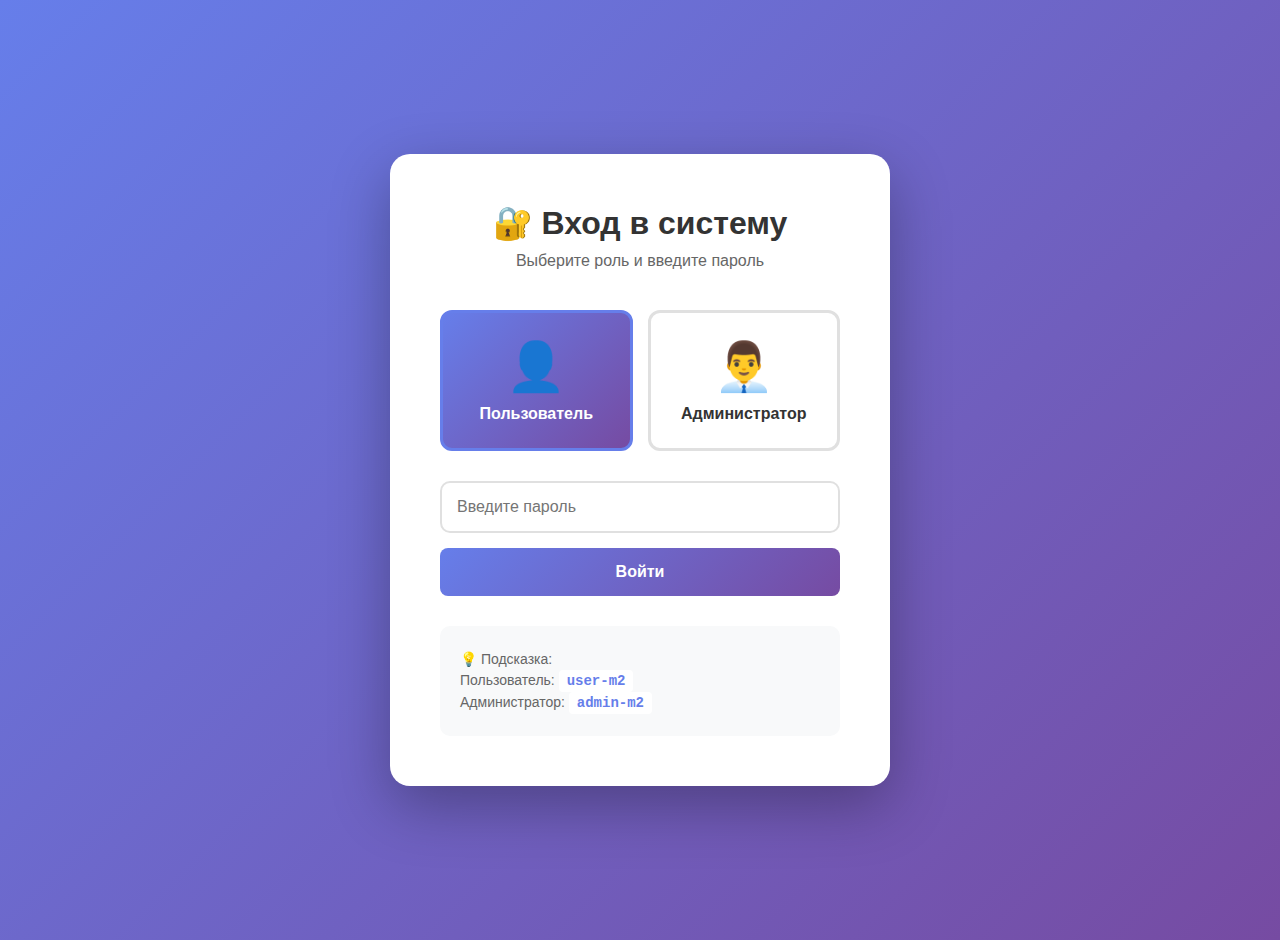
<file: index.html>
<!DOCTYPE html>
<html lang="ru">
<head>
    <meta charset="UTF-8">
    <meta name="viewport" content="width=device-width, initial-scale=1.0">
    <title>Конструктор HTML писем</title>
    <link rel="stylesheet" href="styles.css">
</head>
<body>
    <!-- Экран входа -->
    <div id="loginScreen" class="login-screen">
        <div class="login-container">
            <h1>🔐 Вход в систему</h1>
            <p class="login-subtitle">Выберите роль и введите пароль</p>
            
            <div class="role-selector">
                <button class="role-btn active" data-role="user">
                    <span class="role-icon">👤</span>
                    <span class="role-name">Пользователь</span>
                </button>
                <button class="role-btn" data-role="admin">
                    <span class="role-icon">👨‍💼</span>
                    <span class="role-name">Администратор</span>
                </button>
            </div>
            
            <div class="login-form">
                <input type="password" id="passwordInput" placeholder="Введите пароль" />
                <button id="loginBtn" class="btn-primary">Войти</button>
                <p class="login-error hidden" id="loginError">Неверный пароль</p>
            </div>
            
            <div class="login-hint">
                <p>💡 Подсказка:</p>
                <p>Пользователь: <code>user-m2</code></p>
                <p>Администратор: <code>admin-m2</code></p>
            </div>
        </div>
    </div>

    <div class="container hidden" id="mainApp">
        <header>
            <h1>📧 Конструктор HTML писем</h1>
            <div class="mode-switcher">
                <button id="adminMode" class="mode-btn">Режим администратора</button>
                <button id="userMode" class="mode-btn active">Режим пользователя</button>
                <button id="logoutBtn" class="mode-btn logout-btn">🚪 Выход</button>
            </div>
        </header>

        <!-- Режим администратора -->
        <div id="adminPanel" class="panel hidden">
            <h2>Панель администратора</h2>
            <div class="admin-section">
                <div class="upload-area">
                    <h3>Добавить новый блок</h3>
                    <input type="text" id="blockName" placeholder="Название блока (например, Заголовок)">
                    <textarea id="blockHTML" placeholder="Вставьте HTML код блока..."></textarea>
                    <button id="addBlock" class="btn-primary">Добавить блок</button>
                </div>
                <div class="blocks-library">
                    <h3>Библиотека блоков</h3>
                    <div id="adminBlocksList"></div>
                </div>
            </div>
        </div>

        <!-- Режим пользователя -->
        <div id="userPanel" class="panel">
            <div class="workspace">
                <!-- Левая панель - библиотека блоков -->
                <div class="sidebar">
                    <h3>Доступные блоки</h3>
                    <div id="availableBlocks" class="blocks-list"></div>
                </div>

                <!-- Центральная панель - конструктор -->
                <div class="constructor">
                    <div class="email-settings">
                        <input type="text" id="emailSubject" placeholder="Тема письма">
                    </div>
                    <div id="emailCanvas" class="email-canvas">
                        <div class="empty-state">
                            <p>👈 Выберите блоки из библиотеки слева</p>
                        </div>
                    </div>
                    <div class="actions">
                        <button id="clearEmail" class="btn-secondary">Очистить</button>
                        <button id="previewEmail" class="btn-secondary">Предпросмотр</button>
                        <button id="exportEmail" class="btn-primary">Экспорт HTML</button>
                    </div>
                </div>

                <!-- Правая панель - редактор -->
                <div class="editor-panel hidden">
                    <h3>Редактор блока</h3>
                    <div id="editorContent"></div>
                    <button id="closeEditor" class="btn-secondary">Закрыть</button>
                </div>
            </div>
        </div>
    </div>

    <!-- Модальное окно предпросмотра -->
    <div id="previewModal" class="modal hidden">
        <div class="modal-content">
            <div class="modal-header">
                <h2>Предпросмотр письма</h2>
                <button id="closePreview" class="close-btn">&times;</button>
            </div>
            <div class="modal-body">
                <div class="preview-subject"></div>
                <iframe id="previewFrame"></iframe>
            </div>
        </div>
    </div>

    <!-- Модальное окно экспорта -->
    <div id="exportModal" class="modal hidden">
        <div class="modal-content">
            <div class="modal-header">
                <h2>Экспорт HTML</h2>
                <button id="closeExport" class="close-btn">&times;</button>
            </div>
            <div class="modal-body">
                <textarea id="exportHTML" readonly></textarea>
                <button id="copyHTML" class="btn-primary">Копировать в буфер обмена</button>
            </div>
        </div>
    </div>

    <script src="app.js"></script>
</body>
</html>
</file>
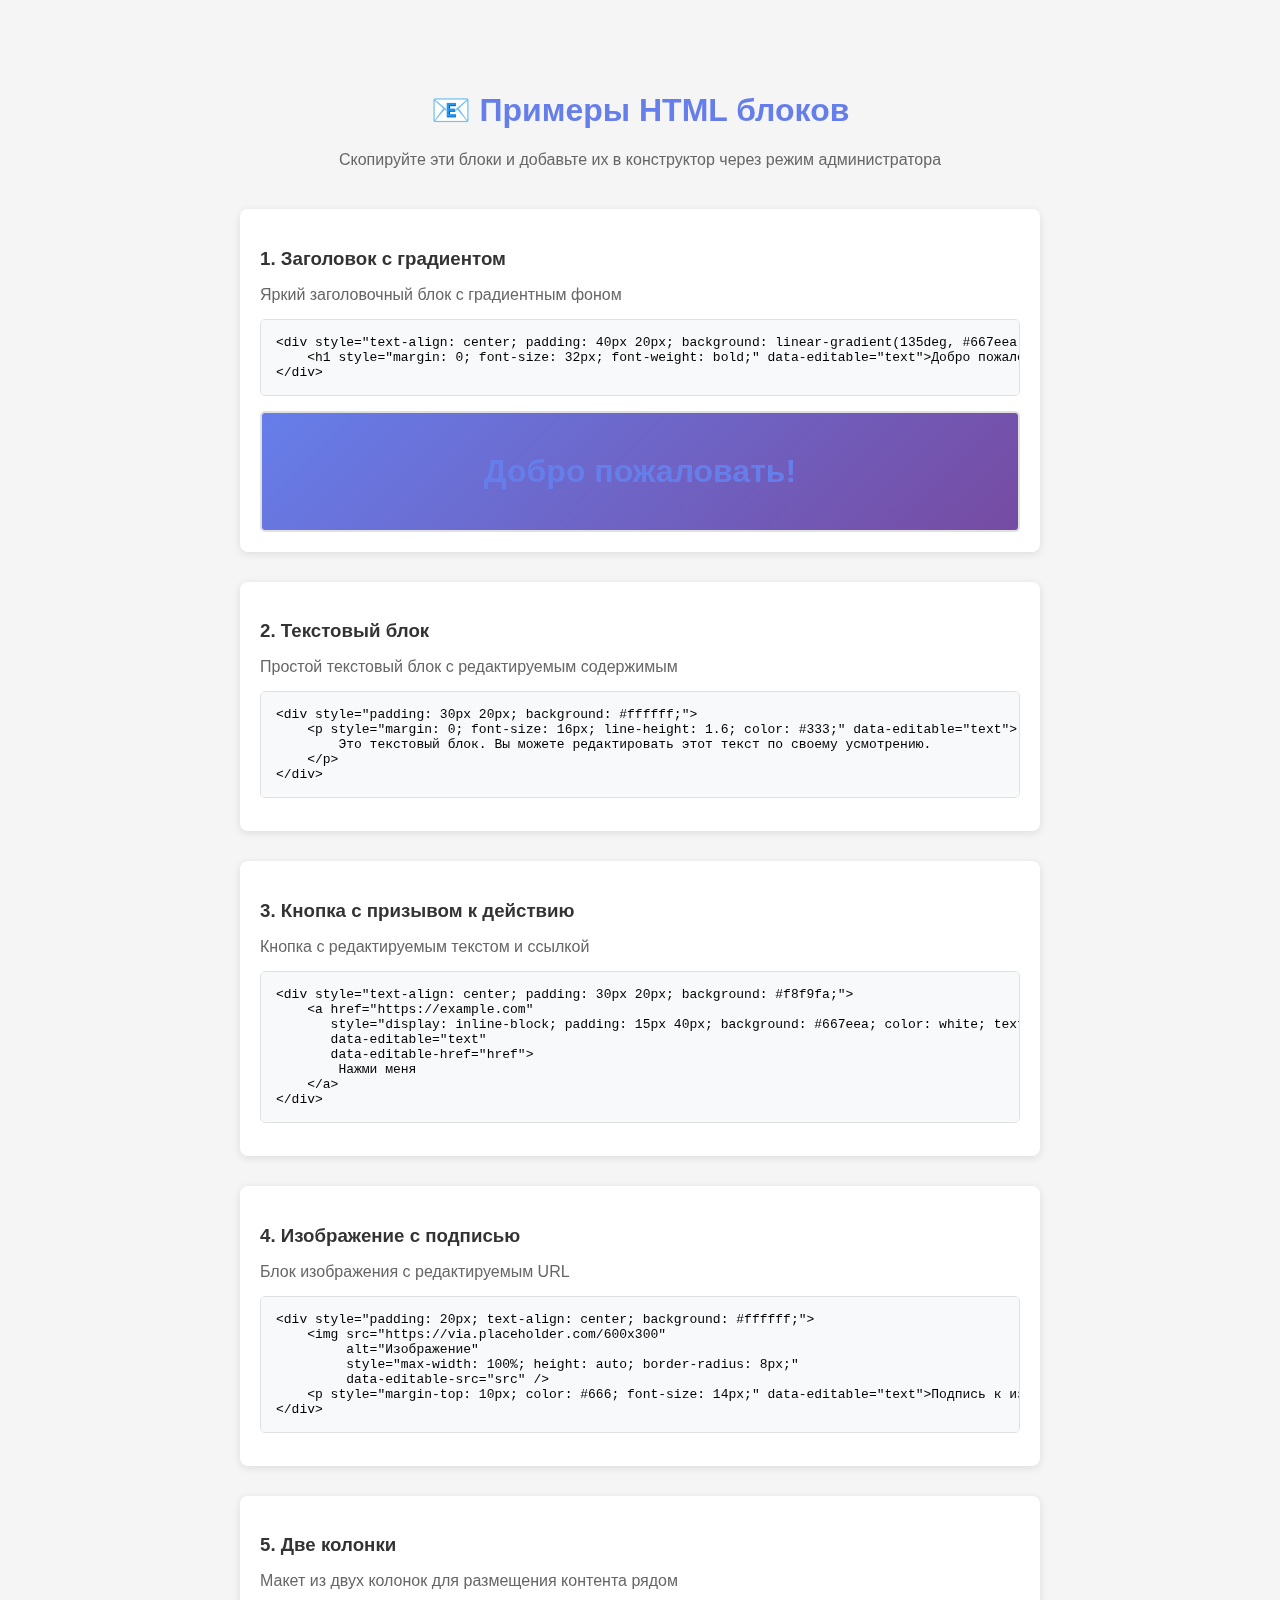
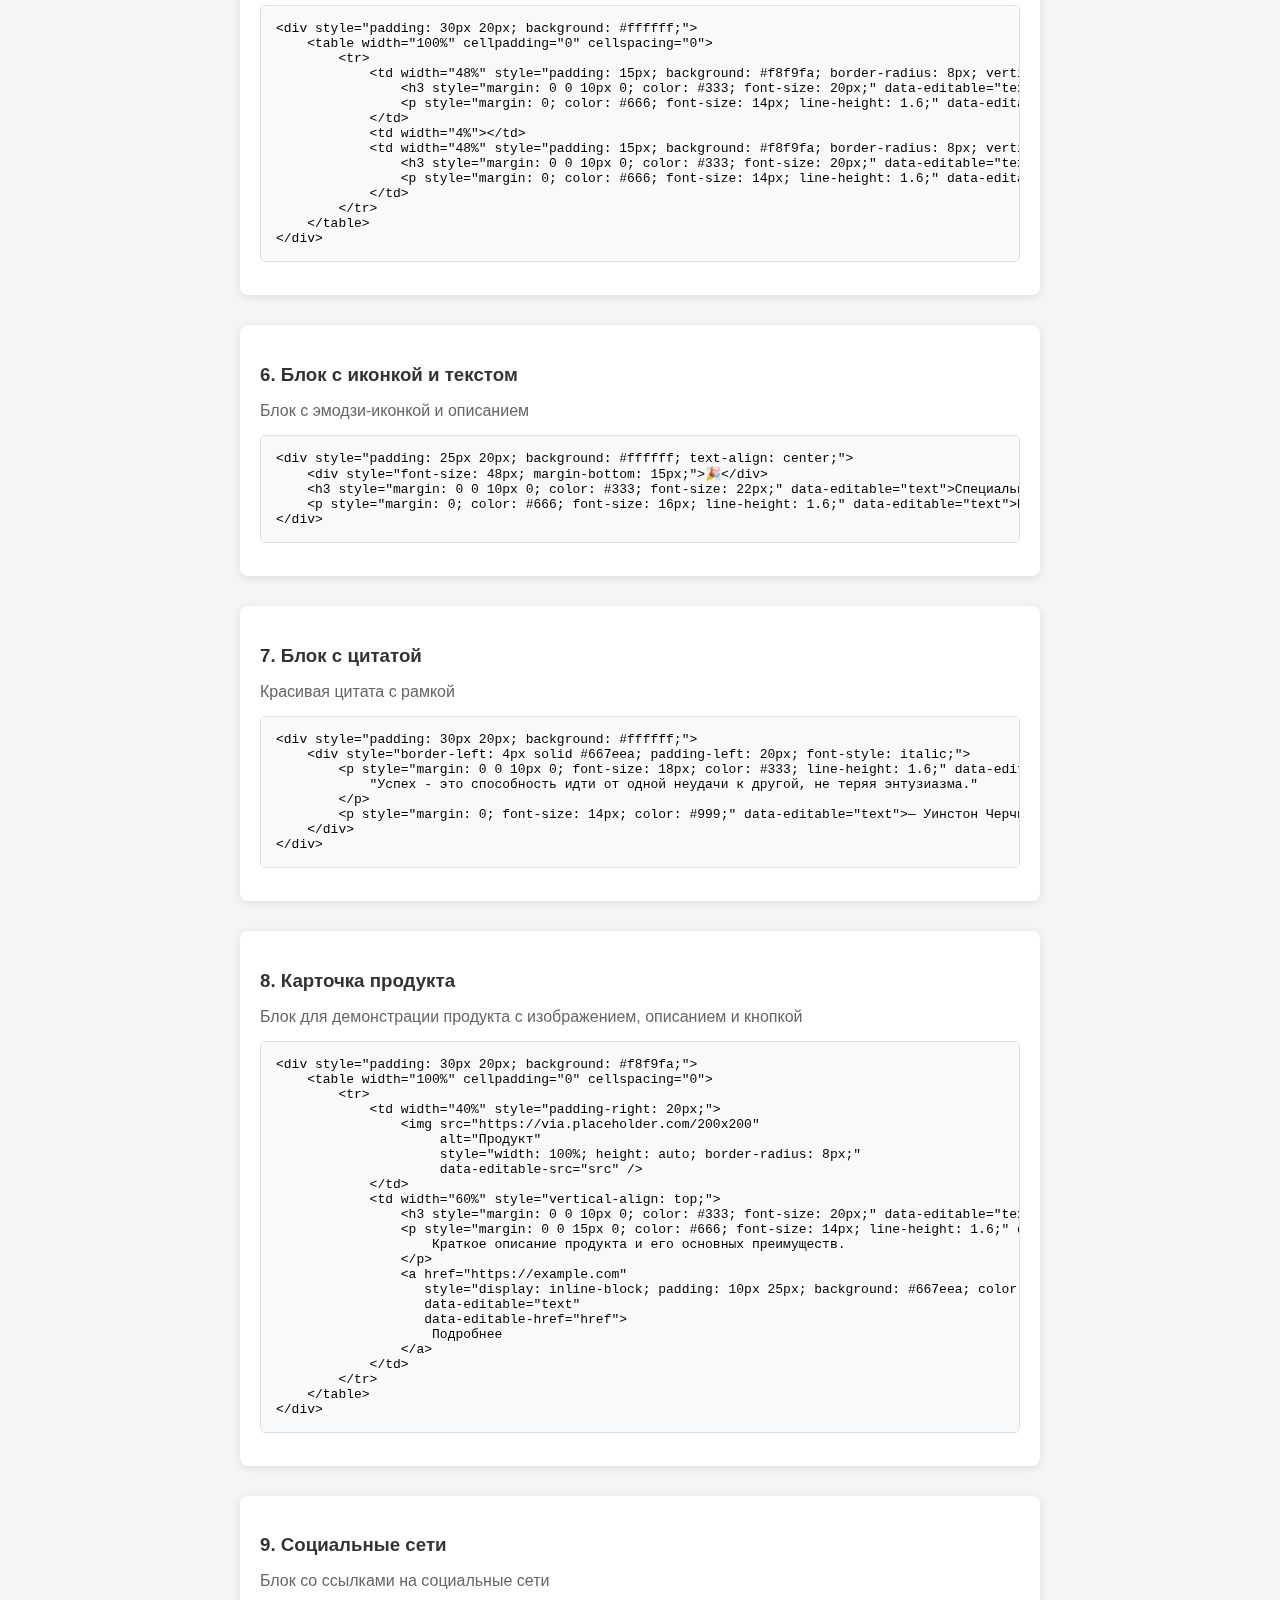
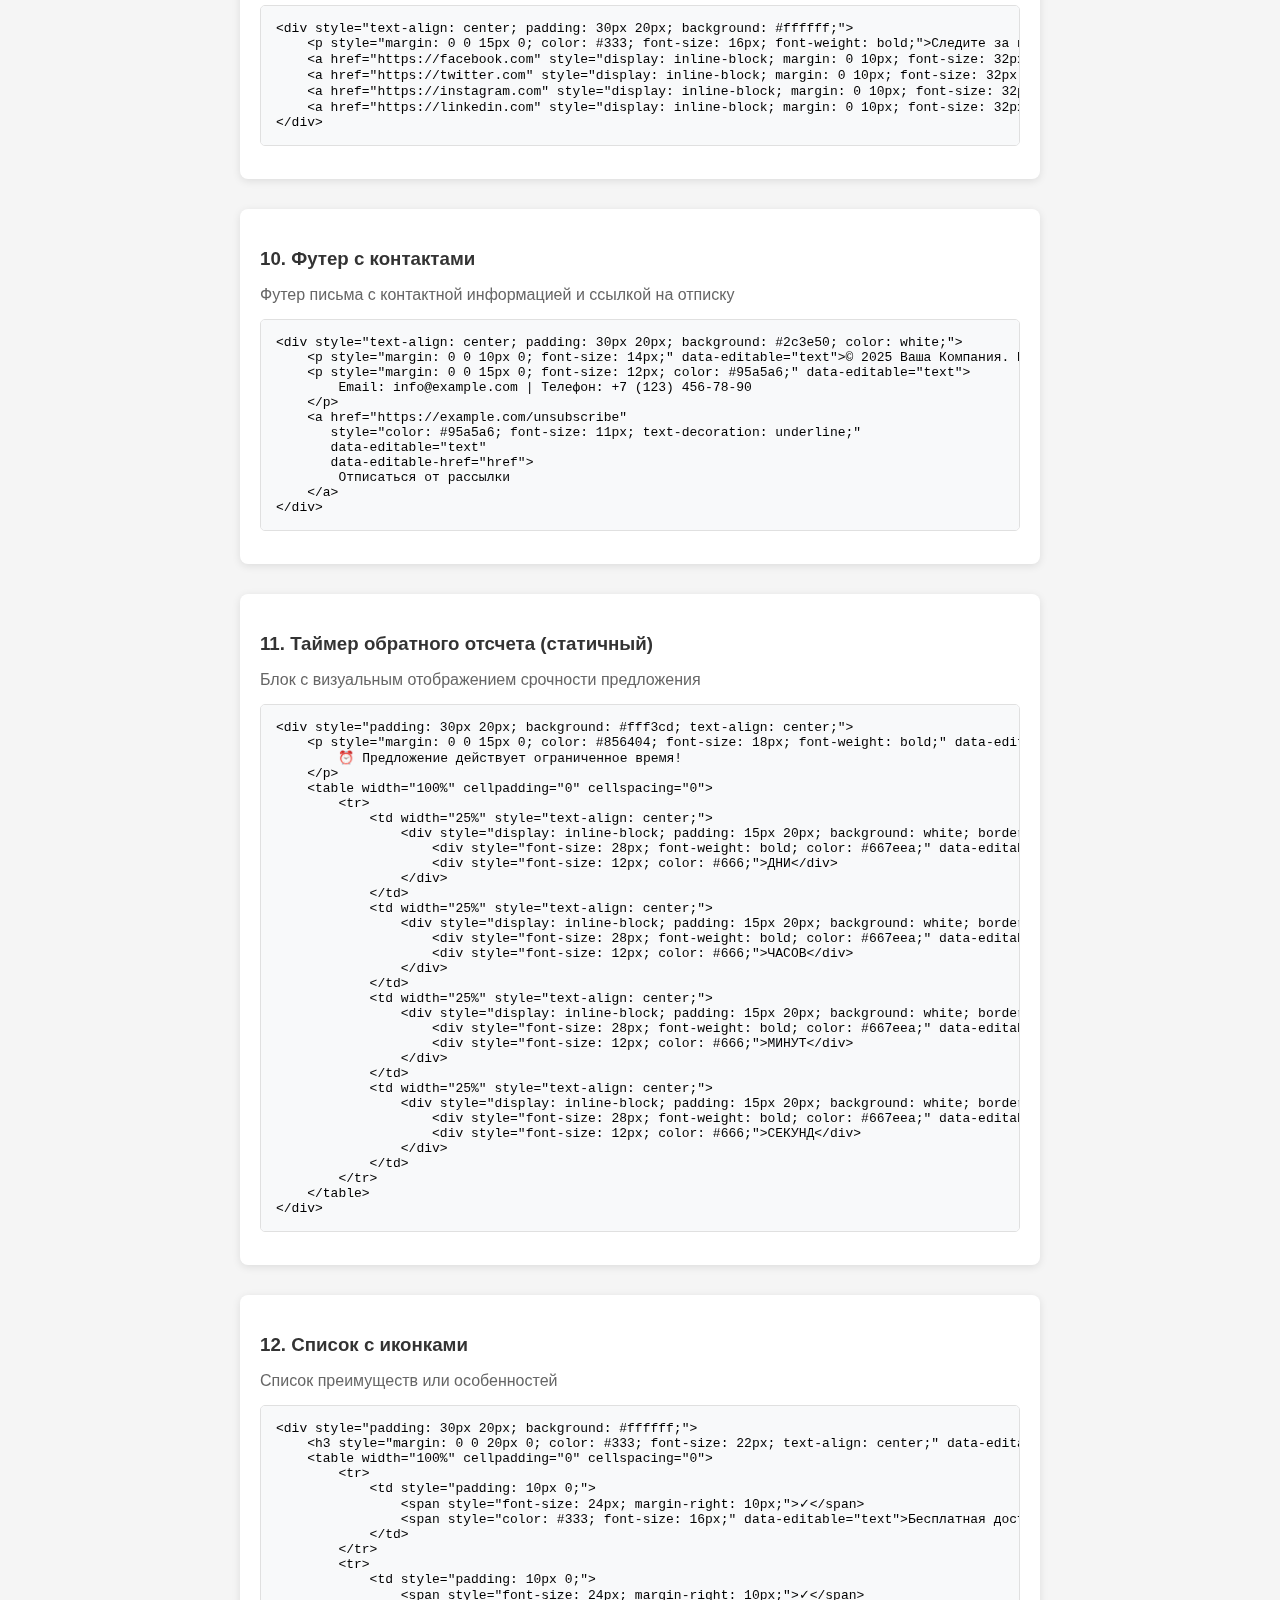
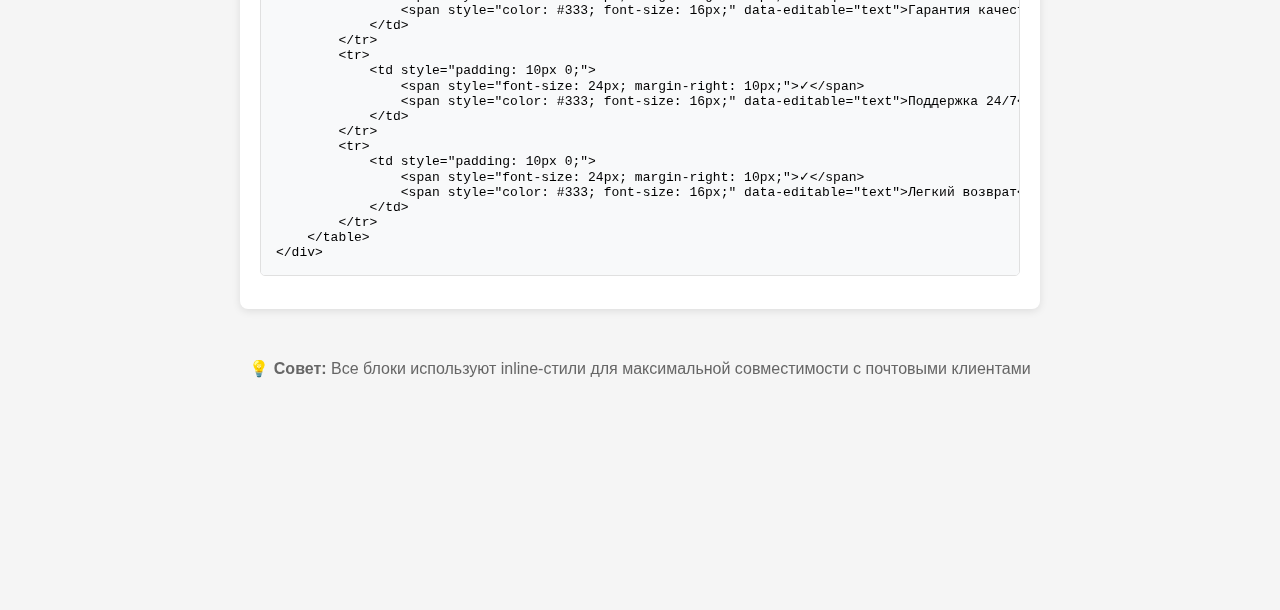
<file: examples.html>
<!DOCTYPE html>
<html lang="ru">
<head>
    <meta charset="UTF-8">
    <meta name="viewport" content="width=device-width, initial-scale=1.0">
    <title>Примеры HTML блоков для конструктора</title>
    <style>
        body {
            font-family: Arial, sans-serif;
            max-width: 800px;
            margin: 50px auto;
            padding: 20px;
            background: #f5f5f5;
        }
        .example {
            background: white;
            margin-bottom: 30px;
            padding: 20px;
            border-radius: 8px;
            box-shadow: 0 2px 8px rgba(0,0,0,0.1);
        }
        .example h3 {
            color: #333;
            margin-bottom: 10px;
        }
        .example p {
            color: #666;
            margin-bottom: 15px;
        }
        pre {
            background: #f8f9fa;
            padding: 15px;
            border-radius: 5px;
            overflow-x: auto;
            border: 1px solid #e0e0e0;
        }
        code {
            font-family: 'Courier New', monospace;
            font-size: 13px;
        }
        .preview {
            border: 2px solid #e0e0e0;
            margin-top: 15px;
            border-radius: 5px;
            overflow: hidden;
        }
        h1 {
            text-align: center;
            color: #667eea;
        }
    </style>
</head>
<body>
    <h1>📧 Примеры HTML блоков</h1>
    <p style="text-align: center; color: #666; margin-bottom: 40px;">
        Скопируйте эти блоки и добавьте их в конструктор через режим администратора
    </p>

    <div class="example">
        <h3>1. Заголовок с градиентом</h3>
        <p>Яркий заголовочный блок с градиентным фоном</p>
        <pre><code>&lt;div style="text-align: center; padding: 40px 20px; background: linear-gradient(135deg, #667eea 0%, #764ba2 100%); color: white;"&gt;
    &lt;h1 style="margin: 0; font-size: 32px; font-weight: bold;" data-editable="text"&gt;Добро пожаловать!&lt;/h1&gt;
&lt;/div&gt;</code></pre>
        <div class="preview">
            <div style="text-align: center; padding: 40px 20px; background: linear-gradient(135deg, #667eea 0%, #764ba2 100%); color: white;">
                <h1 style="margin: 0; font-size: 32px; font-weight: bold;">Добро пожаловать!</h1>
            </div>
        </div>
    </div>

    <div class="example">
        <h3>2. Текстовый блок</h3>
        <p>Простой текстовый блок с редактируемым содержимым</p>
        <pre><code>&lt;div style="padding: 30px 20px; background: #ffffff;"&gt;
    &lt;p style="margin: 0; font-size: 16px; line-height: 1.6; color: #333;" data-editable="text"&gt;
        Это текстовый блок. Вы можете редактировать этот текст по своему усмотрению.
    &lt;/p&gt;
&lt;/div&gt;</code></pre>
    </div>

    <div class="example">
        <h3>3. Кнопка с призывом к действию</h3>
        <p>Кнопка с редактируемым текстом и ссылкой</p>
        <pre><code>&lt;div style="text-align: center; padding: 30px 20px; background: #f8f9fa;"&gt;
    &lt;a href="https://example.com" 
       style="display: inline-block; padding: 15px 40px; background: #667eea; color: white; text-decoration: none; border-radius: 8px; font-weight: bold; font-size: 16px;" 
       data-editable="text" 
       data-editable-href="href"&gt;
        Нажми меня
    &lt;/a&gt;
&lt;/div&gt;</code></pre>
    </div>

    <div class="example">
        <h3>4. Изображение с подписью</h3>
        <p>Блок изображения с редактируемым URL</p>
        <pre><code>&lt;div style="padding: 20px; text-align: center; background: #ffffff;"&gt;
    &lt;img src="https://via.placeholder.com/600x300" 
         alt="Изображение" 
         style="max-width: 100%; height: auto; border-radius: 8px;" 
         data-editable-src="src" /&gt;
    &lt;p style="margin-top: 10px; color: #666; font-size: 14px;" data-editable="text"&gt;Подпись к изображению&lt;/p&gt;
&lt;/div&gt;</code></pre>
    </div>

    <div class="example">
        <h3>5. Две колонки</h3>
        <p>Макет из двух колонок для размещения контента рядом</p>
        <pre><code>&lt;div style="padding: 30px 20px; background: #ffffff;"&gt;
    &lt;table width="100%" cellpadding="0" cellspacing="0"&gt;
        &lt;tr&gt;
            &lt;td width="48%" style="padding: 15px; background: #f8f9fa; border-radius: 8px; vertical-align: top;"&gt;
                &lt;h3 style="margin: 0 0 10px 0; color: #333; font-size: 20px;" data-editable="text"&gt;Левая колонка&lt;/h3&gt;
                &lt;p style="margin: 0; color: #666; font-size: 14px; line-height: 1.6;" data-editable="text"&gt;Текст левой колонки&lt;/p&gt;
            &lt;/td&gt;
            &lt;td width="4%"&gt;&lt;/td&gt;
            &lt;td width="48%" style="padding: 15px; background: #f8f9fa; border-radius: 8px; vertical-align: top;"&gt;
                &lt;h3 style="margin: 0 0 10px 0; color: #333; font-size: 20px;" data-editable="text"&gt;Правая колонка&lt;/h3&gt;
                &lt;p style="margin: 0; color: #666; font-size: 14px; line-height: 1.6;" data-editable="text"&gt;Текст правой колонки&lt;/p&gt;
            &lt;/td&gt;
        &lt;/tr&gt;
    &lt;/table&gt;
&lt;/div&gt;</code></pre>
    </div>

    <div class="example">
        <h3>6. Блок с иконкой и текстом</h3>
        <p>Блок с эмодзи-иконкой и описанием</p>
        <pre><code>&lt;div style="padding: 25px 20px; background: #ffffff; text-align: center;"&gt;
    &lt;div style="font-size: 48px; margin-bottom: 15px;"&gt;🎉&lt;/div&gt;
    &lt;h3 style="margin: 0 0 10px 0; color: #333; font-size: 22px;" data-editable="text"&gt;Специальное предложение!&lt;/h3&gt;
    &lt;p style="margin: 0; color: #666; font-size: 16px; line-height: 1.6;" data-editable="text"&gt;Не упустите возможность получить скидку 50%&lt;/p&gt;
&lt;/div&gt;</code></pre>
    </div>

    <div class="example">
        <h3>7. Блок с цитатой</h3>
        <p>Красивая цитата с рамкой</p>
        <pre><code>&lt;div style="padding: 30px 20px; background: #ffffff;"&gt;
    &lt;div style="border-left: 4px solid #667eea; padding-left: 20px; font-style: italic;"&gt;
        &lt;p style="margin: 0 0 10px 0; font-size: 18px; color: #333; line-height: 1.6;" data-editable="text"&gt;
            "Успех - это способность идти от одной неудачи к другой, не теряя энтузиазма."
        &lt;/p&gt;
        &lt;p style="margin: 0; font-size: 14px; color: #999;" data-editable="text"&gt;— Уинстон Черчилль&lt;/p&gt;
    &lt;/div&gt;
&lt;/div&gt;</code></pre>
    </div>

    <div class="example">
        <h3>8. Карточка продукта</h3>
        <p>Блок для демонстрации продукта с изображением, описанием и кнопкой</p>
        <pre><code>&lt;div style="padding: 30px 20px; background: #f8f9fa;"&gt;
    &lt;table width="100%" cellpadding="0" cellspacing="0"&gt;
        &lt;tr&gt;
            &lt;td width="40%" style="padding-right: 20px;"&gt;
                &lt;img src="https://via.placeholder.com/200x200" 
                     alt="Продукт" 
                     style="width: 100%; height: auto; border-radius: 8px;" 
                     data-editable-src="src" /&gt;
            &lt;/td&gt;
            &lt;td width="60%" style="vertical-align: top;"&gt;
                &lt;h3 style="margin: 0 0 10px 0; color: #333; font-size: 20px;" data-editable="text"&gt;Название продукта&lt;/h3&gt;
                &lt;p style="margin: 0 0 15px 0; color: #666; font-size: 14px; line-height: 1.6;" data-editable="text"&gt;
                    Краткое описание продукта и его основных преимуществ.
                &lt;/p&gt;
                &lt;a href="https://example.com" 
                   style="display: inline-block; padding: 10px 25px; background: #667eea; color: white; text-decoration: none; border-radius: 5px; font-size: 14px;" 
                   data-editable="text" 
                   data-editable-href="href"&gt;
                    Подробнее
                &lt;/a&gt;
            &lt;/td&gt;
        &lt;/tr&gt;
    &lt;/table&gt;
&lt;/div&gt;</code></pre>
    </div>

    <div class="example">
        <h3>9. Социальные сети</h3>
        <p>Блок со ссылками на социальные сети</p>
        <pre><code>&lt;div style="text-align: center; padding: 30px 20px; background: #ffffff;"&gt;
    &lt;p style="margin: 0 0 15px 0; color: #333; font-size: 16px; font-weight: bold;"&gt;Следите за нами:&lt;/p&gt;
    &lt;a href="https://facebook.com" style="display: inline-block; margin: 0 10px; font-size: 32px; text-decoration: none;" data-editable-href="href"&gt;📘&lt;/a&gt;
    &lt;a href="https://twitter.com" style="display: inline-block; margin: 0 10px; font-size: 32px; text-decoration: none;" data-editable-href="href"&gt;🐦&lt;/a&gt;
    &lt;a href="https://instagram.com" style="display: inline-block; margin: 0 10px; font-size: 32px; text-decoration: none;" data-editable-href="href"&gt;📷&lt;/a&gt;
    &lt;a href="https://linkedin.com" style="display: inline-block; margin: 0 10px; font-size: 32px; text-decoration: none;" data-editable-href="href"&gt;💼&lt;/a&gt;
&lt;/div&gt;</code></pre>
    </div>

    <div class="example">
        <h3>10. Футер с контактами</h3>
        <p>Футер письма с контактной информацией и ссылкой на отписку</p>
        <pre><code>&lt;div style="text-align: center; padding: 30px 20px; background: #2c3e50; color: white;"&gt;
    &lt;p style="margin: 0 0 10px 0; font-size: 14px;" data-editable="text"&gt;© 2025 Ваша Компания. Все права защищены.&lt;/p&gt;
    &lt;p style="margin: 0 0 15px 0; font-size: 12px; color: #95a5a6;" data-editable="text"&gt;
        Email: info@example.com | Телефон: +7 (123) 456-78-90
    &lt;/p&gt;
    &lt;a href="https://example.com/unsubscribe" 
       style="color: #95a5a6; font-size: 11px; text-decoration: underline;" 
       data-editable="text" 
       data-editable-href="href"&gt;
        Отписаться от рассылки
    &lt;/a&gt;
&lt;/div&gt;</code></pre>
    </div>

    <div class="example">
        <h3>11. Таймер обратного отсчета (статичный)</h3>
        <p>Блок с визуальным отображением срочности предложения</p>
        <pre><code>&lt;div style="padding: 30px 20px; background: #fff3cd; text-align: center;"&gt;
    &lt;p style="margin: 0 0 15px 0; color: #856404; font-size: 18px; font-weight: bold;" data-editable="text"&gt;
        ⏰ Предложение действует ограниченное время!
    &lt;/p&gt;
    &lt;table width="100%" cellpadding="0" cellspacing="0"&gt;
        &lt;tr&gt;
            &lt;td width="25%" style="text-align: center;"&gt;
                &lt;div style="display: inline-block; padding: 15px 20px; background: white; border-radius: 8px;"&gt;
                    &lt;div style="font-size: 28px; font-weight: bold; color: #667eea;" data-editable="text"&gt;03&lt;/div&gt;
                    &lt;div style="font-size: 12px; color: #666;"&gt;ДНИ&lt;/div&gt;
                &lt;/div&gt;
            &lt;/td&gt;
            &lt;td width="25%" style="text-align: center;"&gt;
                &lt;div style="display: inline-block; padding: 15px 20px; background: white; border-radius: 8px;"&gt;
                    &lt;div style="font-size: 28px; font-weight: bold; color: #667eea;" data-editable="text"&gt;12&lt;/div&gt;
                    &lt;div style="font-size: 12px; color: #666;"&gt;ЧАСОВ&lt;/div&gt;
                &lt;/div&gt;
            &lt;/td&gt;
            &lt;td width="25%" style="text-align: center;"&gt;
                &lt;div style="display: inline-block; padding: 15px 20px; background: white; border-radius: 8px;"&gt;
                    &lt;div style="font-size: 28px; font-weight: bold; color: #667eea;" data-editable="text"&gt;45&lt;/div&gt;
                    &lt;div style="font-size: 12px; color: #666;"&gt;МИНУТ&lt;/div&gt;
                &lt;/div&gt;
            &lt;/td&gt;
            &lt;td width="25%" style="text-align: center;"&gt;
                &lt;div style="display: inline-block; padding: 15px 20px; background: white; border-radius: 8px;"&gt;
                    &lt;div style="font-size: 28px; font-weight: bold; color: #667eea;" data-editable="text"&gt;30&lt;/div&gt;
                    &lt;div style="font-size: 12px; color: #666;"&gt;СЕКУНД&lt;/div&gt;
                &lt;/div&gt;
            &lt;/td&gt;
        &lt;/tr&gt;
    &lt;/table&gt;
&lt;/div&gt;</code></pre>
    </div>

    <div class="example">
        <h3>12. Список с иконками</h3>
        <p>Список преимуществ или особенностей</p>
        <pre><code>&lt;div style="padding: 30px 20px; background: #ffffff;"&gt;
    &lt;h3 style="margin: 0 0 20px 0; color: #333; font-size: 22px; text-align: center;" data-editable="text"&gt;Наши преимущества&lt;/h3&gt;
    &lt;table width="100%" cellpadding="0" cellspacing="0"&gt;
        &lt;tr&gt;
            &lt;td style="padding: 10px 0;"&gt;
                &lt;span style="font-size: 24px; margin-right: 10px;"&gt;✓&lt;/span&gt;
                &lt;span style="color: #333; font-size: 16px;" data-editable="text"&gt;Бесплатная доставка&lt;/span&gt;
            &lt;/td&gt;
        &lt;/tr&gt;
        &lt;tr&gt;
            &lt;td style="padding: 10px 0;"&gt;
                &lt;span style="font-size: 24px; margin-right: 10px;"&gt;✓&lt;/span&gt;
                &lt;span style="color: #333; font-size: 16px;" data-editable="text"&gt;Гарантия качества&lt;/span&gt;
            &lt;/td&gt;
        &lt;/tr&gt;
        &lt;tr&gt;
            &lt;td style="padding: 10px 0;"&gt;
                &lt;span style="font-size: 24px; margin-right: 10px;"&gt;✓&lt;/span&gt;
                &lt;span style="color: #333; font-size: 16px;" data-editable="text"&gt;Поддержка 24/7&lt;/span&gt;
            &lt;/td&gt;
        &lt;/tr&gt;
        &lt;tr&gt;
            &lt;td style="padding: 10px 0;"&gt;
                &lt;span style="font-size: 24px; margin-right: 10px;"&gt;✓&lt;/span&gt;
                &lt;span style="color: #333; font-size: 16px;" data-editable="text"&gt;Легкий возврат&lt;/span&gt;
            &lt;/td&gt;
        &lt;/tr&gt;
    &lt;/table&gt;
&lt;/div&gt;</code></pre>
    </div>

    <p style="text-align: center; margin-top: 50px; color: #666;">
        💡 <strong>Совет:</strong> Все блоки используют inline-стили для максимальной совместимости с почтовыми клиентами
    </p>
</body>
</html>
</file>
<file: styles.css>
* {
    margin: 0;
    padding: 0;
    box-sizing: border-box;
}

body {
    font-family: -apple-system, BlinkMacSystemFont, 'Segoe UI', Roboto, Oxygen, Ubuntu, Cantarell, sans-serif;
    background: linear-gradient(135deg, #667eea 0%, #764ba2 100%);
    min-height: 100vh;
    padding: 20px;
}

/* Экран входа */
.login-screen {
    display: flex;
    align-items: center;
    justify-content: center;
    min-height: 100vh;
    padding: 20px;
}

.login-container {
    background: white;
    border-radius: 20px;
    box-shadow: 0 20px 60px rgba(0, 0, 0, 0.3);
    padding: 50px;
    max-width: 500px;
    width: 100%;
    text-align: center;
}

.login-container h1 {
    color: #333;
    margin-bottom: 10px;
    font-size: 32px;
}

.login-subtitle {
    color: #666;
    margin-bottom: 40px;
    font-size: 16px;
}

.role-selector {
    display: flex;
    gap: 15px;
    margin-bottom: 30px;
}

.role-btn {
    flex: 1;
    padding: 25px 15px;
    border: 3px solid #e0e0e0;
    background: white;
    border-radius: 12px;
    cursor: pointer;
    transition: all 0.3s ease;
    display: flex;
    flex-direction: column;
    align-items: center;
    gap: 10px;
}

.role-btn:hover {
    border-color: #667eea;
    transform: translateY(-3px);
    box-shadow: 0 5px 15px rgba(102, 126, 234, 0.3);
}

.role-btn.active {
    border-color: #667eea;
    background: linear-gradient(135deg, #667eea 0%, #764ba2 100%);
}

.role-icon {
    font-size: 48px;
}

.role-name {
    font-size: 16px;
    font-weight: 600;
    color: #333;
}

.role-btn.active .role-name {
    color: white;
}

.login-form {
    margin-bottom: 30px;
}

#passwordInput {
    width: 100%;
    padding: 15px;
    border: 2px solid #e0e0e0;
    border-radius: 10px;
    font-size: 16px;
    margin-bottom: 15px;
    box-sizing: border-box;
    font-family: inherit;
}

#passwordInput:focus {
    outline: none;
    border-color: #667eea;
}

#loginBtn {
    width: 100%;
    padding: 15px;
    font-size: 16px;
}

.login-error {
    color: #dc3545;
    margin-top: 15px;
    font-size: 14px;
}

.login-hint {
    background: #f8f9fa;
    padding: 20px;
    border-radius: 10px;
    text-align: left;
}

.login-hint p {
    margin: 5px 0;
    color: #666;
    font-size: 14px;
}

.login-hint code {
    background: white;
    padding: 3px 8px;
    border-radius: 4px;
    font-family: 'Courier New', monospace;
    color: #667eea;
    font-weight: 600;
}

.logout-btn {
    background: rgba(255, 255, 255, 0.1) !important;
    margin-left: auto;
}

.logout-btn:hover {
    background: rgba(255, 255, 255, 0.2) !important;
}

.container {
    max-width: 1800px;
    margin: 0 auto;
    background: white;
    border-radius: 20px;
    box-shadow: 0 20px 60px rgba(0, 0, 0, 0.3);
    overflow: hidden;
}

header {
    background: linear-gradient(135deg, #667eea 0%, #764ba2 100%);
    color: white;
    padding: 30px;
    display: flex;
    justify-content: space-between;
    align-items: center;
}

header h1 {
    font-size: 28px;
    font-weight: 600;
}

.mode-switcher {
    display: flex;
    gap: 10px;
}

.mode-btn {
    padding: 10px 20px;
    border: 2px solid white;
    background: transparent;
    color: white;
    border-radius: 8px;
    cursor: pointer;
    font-size: 14px;
    font-weight: 500;
    transition: all 0.3s ease;
}

.mode-btn:hover {
    background: rgba(255, 255, 255, 0.1);
}

.mode-btn.active {
    background: white;
    color: #667eea;
}

.panel {
    padding: 30px;
}

.hidden {
    display: none !important;
}

/* Админ панель */
.admin-section {
    display: grid;
    grid-template-columns: 1fr 1fr;
    gap: 30px;
}

.upload-area, .blocks-library {
    background: #f8f9fa;
    padding: 25px;
    border-radius: 12px;
}

.upload-area h3, .blocks-library h3 {
    margin-bottom: 20px;
    color: #333;
    font-size: 20px;
}

#blockName {
    width: 100%;
    padding: 12px;
    border: 2px solid #e0e0e0;
    border-radius: 8px;
    font-size: 14px;
    margin-bottom: 15px;
}

.code-editor-container {
    position: relative;
    margin-bottom: 15px;
}

#blockHTML {
    width: 100%;
    min-height: 300px;
    padding: 15px;
    border: 2px solid #e0e0e0;
    border-radius: 8px;
    font-family: 'Fira Code', 'Consolas', 'Monaco', 'Courier New', monospace;
    font-size: 14px;
    line-height: 1.6;
    resize: vertical;
    background: #1e1e1e;
    color: #d4d4d4;
    tab-size: 4;
    white-space: pre;
    overflow-wrap: normal;
    overflow-x: auto;
}

#blockHTML:focus {
    outline: none;
    border-color: #667eea;
    box-shadow: 0 0 0 3px rgba(102, 126, 234, 0.1);
}

.btn-primary {
    padding: 12px 24px;
    background: linear-gradient(135deg, #667eea 0%, #764ba2 100%);
    color: white;
    border: none;
    border-radius: 8px;
    cursor: pointer;
    font-size: 14px;
    font-weight: 600;
    transition: transform 0.2s ease, box-shadow 0.2s ease;
}

.btn-primary:hover {
    transform: translateY(-2px);
    box-shadow: 0 5px 15px rgba(102, 126, 234, 0.4);
}

.btn-secondary {
    padding: 12px 24px;
    background: #6c757d;
    color: white;
    border: none;
    border-radius: 8px;
    cursor: pointer;
    font-size: 14px;
    font-weight: 600;
    transition: all 0.2s ease;
}

.btn-secondary:hover {
    background: #5a6268;
}

#adminBlocksList {
    display: flex;
    flex-direction: column;
    gap: 15px;
}

.admin-block-item {
    background: white;
    padding: 15px;
    border-radius: 8px;
    box-shadow: 0 2px 8px rgba(0, 0, 0, 0.1);
}

.admin-block-item h4 {
    margin-bottom: 10px;
    color: #333;
}

.admin-block-item pre {
    background: #f8f9fa;
    padding: 10px;
    border-radius: 5px;
    overflow-x: auto;
    font-size: 12px;
    max-height: 150px;
}

.admin-block-actions {
    display: flex;
    gap: 10px;
    margin-top: 10px;
}

.btn-edit-admin {
    padding: 8px 16px;
    background: #667eea;
    color: white;
    border: none;
    border-radius: 5px;
    cursor: pointer;
    font-size: 13px;
    transition: all 0.2s ease;
}

.btn-edit-admin:hover {
    background: #5568d3;
    transform: translateY(-1px);
}

.btn-delete-admin {
    padding: 8px 16px;
    background: #dc3545;
    color: white;
    border: none;
    border-radius: 5px;
    cursor: pointer;
    font-size: 13px;
    transition: all 0.2s ease;
}

.btn-delete-admin:hover {
    background: #c82333;
    transform: translateY(-1px);
}

.editing-indicator {
    background: #fff3cd;
    border: 2px solid #ffc107;
    padding: 12px 15px;
    border-radius: 8px;
    margin-bottom: 15px;
    display: flex;
    align-items: center;
    justify-content: space-between;
}

.editing-indicator span {
    color: #856404;
    font-weight: 600;
    font-size: 14px;
}

.btn-cancel-edit {
    padding: 6px 12px;
    background: #6c757d;
    color: white;
    border: none;
    border-radius: 5px;
    cursor: pointer;
    font-size: 12px;
    transition: all 0.2s ease;
}

.btn-cancel-edit:hover {
    background: #5a6268;
}

.btn-reset {
    padding: 8px 16px;
    background: #6c757d;
    color: white;
    border: none;
    border-radius: 6px;
    cursor: pointer;
    font-size: 13px;
    font-weight: 600;
    transition: all 0.2s ease;
}

.btn-reset:hover {
    background: #5a6268;
    transform: translateY(-1px);
}

.btn-export {
    padding: 8px 16px;
    background: #28a745;
    color: white;
    border: none;
    border-radius: 6px;
    cursor: pointer;
    font-size: 13px;
    font-weight: 600;
    transition: all 0.2s ease;
}

.btn-export:hover {
    background: #218838;
    transform: translateY(-1px);
}

.btn-import {
    padding: 8px 16px;
    background: #17a2b8;
    color: white;
    border: none;
    border-radius: 6px;
    cursor: pointer;
    font-size: 13px;
    font-weight: 600;
    transition: all 0.2s ease;
}

.btn-import:hover {
    background: #138496;
    transform: translateY(-1px);
}

/* Панель пользователя */
.workspace {
    display: grid;
    grid-template-columns: 300px 1fr 350px;
    gap: 20px;
    min-height: 600px;
}

.sidebar {
    background: #f8f9fa;
    padding: 20px;
    border-radius: 12px;
}

.sidebar h3 {
    margin-bottom: 20px;
    color: #333;
    font-size: 18px;
}

.blocks-list {
    display: flex;
    flex-direction: column;
    gap: 12px;
}

.block-item {
    background: white;
    padding: 15px;
    border-radius: 8px;
    cursor: pointer;
    transition: all 0.3s ease;
    box-shadow: 0 2px 8px rgba(0, 0, 0, 0.1);
    border: 2px solid transparent;
}

.block-item:hover {
    transform: translateX(5px);
    border-color: #667eea;
    box-shadow: 0 4px 12px rgba(102, 126, 234, 0.3);
}

.block-item h4 {
    color: #333;
    font-size: 15px;
}

.constructor {
    display: flex;
    flex-direction: column;
    gap: 20px;
}

.email-settings {
    background: #f8f9fa;
    padding: 15px;
    border-radius: 12px;
}

#emailSubject {
    width: 100%;
    padding: 12px;
    border: 2px solid #e0e0e0;
    border-radius: 8px;
    font-size: 16px;
    font-weight: 500;
}

#emailSubject:focus {
    outline: none;
    border-color: #667eea;
}

.email-canvas {
    flex: 1;
    background: white;
    border: 2px dashed #e0e0e0;
    border-radius: 12px;
    padding: 20px;
    min-height: 400px;
    overflow-y: auto;
}

.empty-state {
    display: flex;
    align-items: center;
    justify-content: center;
    height: 100%;
    color: #999;
    font-size: 18px;
}

.canvas-block {
    background: white;
    margin-bottom: 15px;
    border: 2px solid #e0e0e0;
    border-radius: 8px;
    position: relative;
    transition: all 0.3s ease;
}

.canvas-block:hover {
    border-color: #667eea;
    box-shadow: 0 4px 12px rgba(102, 126, 234, 0.2);
}

.canvas-block-content {
    padding: 15px;
}

.canvas-block-controls {
    display: flex;
    gap: 5px;
    padding: 10px;
    background: #f8f9fa;
    border-top: 1px solid #e0e0e0;
}

.canvas-block-controls button {
    padding: 6px 12px;
    border: none;
    border-radius: 5px;
    cursor: pointer;
    font-size: 12px;
    transition: all 0.2s ease;
}

.edit-btn {
    background: #667eea;
    color: white;
}

.edit-btn:hover {
    background: #5568d3;
}

.move-up-btn, .move-down-btn {
    background: #6c757d;
    color: white;
}

.move-up-btn:hover, .move-down-btn:hover {
    background: #5a6268;
}

.delete-btn {
    background: #dc3545;
    color: white;
    margin-left: auto;
}

.delete-btn:hover {
    background: #c82333;
}

.actions {
    display: flex;
    gap: 10px;
    justify-content: flex-end;
}

.editor-panel {
    background: #f8f9fa;
    padding: 20px;
    border-radius: 12px;
    overflow-y: auto;
}

.editor-panel h3 {
    margin-bottom: 20px;
    color: #333;
}

#editorContent {
    margin-bottom: 20px;
}

.editable-field {
    margin-bottom: 15px;
}

.editable-field label {
    display: block;
    margin-bottom: 5px;
    color: #666;
    font-size: 13px;
    font-weight: 600;
}

.editable-field input,
.editable-field textarea {
    width: 100%;
    padding: 10px;
    border: 2px solid #e0e0e0;
    border-radius: 6px;
    font-size: 14px;
}

.editable-field textarea {
    min-height: 100px;
    resize: vertical;
    font-family: inherit;
}

.editable-field input:focus,
.editable-field textarea:focus {
    outline: none;
    border-color: #667eea;
}

/* Контролы стилей */
.style-controls {
    background: #f8f9fa;
    padding: 15px;
    border-radius: 8px;
    margin-top: 15px;
    border: 1px solid #e0e0e0;
}

.style-control-item {
    margin-bottom: 12px;
    display: flex;
    align-items: center;
    gap: 10px;
}

.style-control-item:last-child {
    margin-bottom: 0;
}

.style-control-item label {
    margin: 0;
    font-size: 13px;
    color: #555;
    font-weight: 600;
    min-width: fit-content;
}

.style-control-item input[type="checkbox"] {
    width: 18px;
    height: 18px;
    cursor: pointer;
    margin: 0;
}

.style-control-item input[type="number"].small-input {
    width: 80px;
    padding: 6px 10px;
    border: 2px solid #e0e0e0;
    border-radius: 6px;
    font-size: 14px;
}

.style-control-item input[type="number"]:focus {
    outline: none;
    border-color: #667eea;
}

.style-control-item input[type="color"].color-input {
    width: 60px;
    height: 35px;
    border: 2px solid #e0e0e0;
    border-radius: 6px;
    cursor: pointer;
    padding: 2px;
}

.style-control-item input[type="color"]:hover {
    border-color: #667eea;
}

.style-control-item label[for^="bold"] {
    cursor: pointer;
    user-select: none;
}

/* WYSIWYG редактор */
.wysiwyg-container {
    margin-bottom: 15px;
}

.wysiwyg-toolbar {
    display: flex;
    gap: 5px;
    padding: 8px;
    background: #f8f9fa;
    border: 2px solid #e0e0e0;
    border-bottom: none;
    border-radius: 8px 8px 0 0;
    align-items: center;
}

.wysiwyg-toolbar button {
    padding: 6px 12px;
    border: 1px solid #d0d0d0;
    background: white;
    border-radius: 4px;
    cursor: pointer;
    font-size: 13px;
    font-weight: 600;
    transition: all 0.2s ease;
}

.wysiwyg-toolbar button:hover {
    background: #667eea;
    color: white;
    border-color: #667eea;
}

.wysiwyg-toolbar button b,
.wysiwyg-toolbar button i,
.wysiwyg-toolbar button u {
    font-size: 14px;
}

.toolbar-separator {
    color: #d0d0d0;
    margin: 0 5px;
}

.wysiwyg-editor {
    min-height: 120px;
    padding: 15px;
    border: 2px solid #e0e0e0;
    border-radius: 0 0 8px 8px;
    background: white;
    font-size: 15px;
    line-height: 1.6;
    color: #333;
    outline: none;
}

.wysiwyg-editor:focus {
    border-color: #667eea;
}

.wysiwyg-editor:empty:before {
    content: "Введите текст...";
    color: #999;
}

/* Кнопка загрузки изображения */
.image-upload-container {
    margin-top: 10px;
}

.btn-upload-image {
    padding: 10px 20px;
    background: #28a745;
    color: white;
    border: none;
    border-radius: 6px;
    cursor: pointer;
    font-size: 13px;
    font-weight: 600;
    transition: all 0.2s ease;
    width: 100%;
}

.btn-upload-image:hover {
    background: #218838;
    transform: translateY(-1px);
}

/* Переключатель режимов редактора */
.editor-mode-switcher {
    display: flex;
    gap: 10px;
    margin-bottom: 20px;
    background: #f8f9fa;
    padding: 5px;
    border-radius: 8px;
}

.editor-mode-btn {
    flex: 1;
    padding: 10px;
    border: none;
    background: transparent;
    border-radius: 6px;
    cursor: pointer;
    font-size: 13px;
    font-weight: 600;
    color: #666;
    transition: all 0.2s ease;
}

.editor-mode-btn:hover {
    background: rgba(102, 126, 234, 0.1);
}

.editor-mode-btn.active {
    background: #667eea;
    color: white;
}

/* Модальные окна */
.modal {
    position: fixed;
    top: 0;
    left: 0;
    width: 100%;
    height: 100%;
    background: rgba(0, 0, 0, 0.7);
    display: flex;
    align-items: center;
    justify-content: center;
    z-index: 1000;
}

.modal-content {
    background: white;
    border-radius: 12px;
    width: 90%;
    max-width: 900px;
    max-height: 90vh;
    display: flex;
    flex-direction: column;
    box-shadow: 0 20px 60px rgba(0, 0, 0, 0.3);
}

.modal-header {
    display: flex;
    justify-content: space-between;
    align-items: center;
    padding: 20px 30px;
    border-bottom: 1px solid #e0e0e0;
}

.modal-header h2 {
    font-size: 22px;
    color: #333;
}

.close-btn {
    background: none;
    border: none;
    font-size: 30px;
    cursor: pointer;
    color: #999;
    padding: 0;
    width: 40px;
    height: 40px;
    display: flex;
    align-items: center;
    justify-content: center;
    border-radius: 50%;
    transition: all 0.2s ease;
}

.close-btn:hover {
    background: #f0f0f0;
    color: #333;
}

.modal-body {
    padding: 30px;
    overflow-y: auto;
    flex: 1;
}

.preview-subject {
    background: #f8f9fa;
    padding: 15px;
    border-radius: 8px;
    margin-bottom: 20px;
    font-weight: 600;
    font-size: 16px;
    color: #333;
}

#previewFrame {
    width: 100%;
    height: 500px;
    border: 1px solid #e0e0e0;
    border-radius: 8px;
}

#exportHTML {
    width: 100%;
    min-height: 400px;
    padding: 15px;
    border: 2px solid #e0e0e0;
    border-radius: 8px;
    font-family: 'Courier New', monospace;
    font-size: 13px;
    margin-bottom: 15px;
    resize: vertical;
}

/* Адаптивность */
@media (max-width: 1400px) {
    .workspace {
        grid-template-columns: 250px 1fr 300px;
    }
}

@media (max-width: 1200px) {
    .workspace {
        grid-template-columns: 1fr;
    }
    
    .sidebar {
        max-height: 300px;
        overflow-y: auto;
    }
    
    .editor-panel {
        max-height: 400px;
    }
}

@media (max-width: 768px) {
    .admin-section {
        grid-template-columns: 1fr;
    }
    
    header {
        flex-direction: column;
        gap: 20px;
    }
    
    .actions {
        flex-direction: column;
    }
}
</file>
